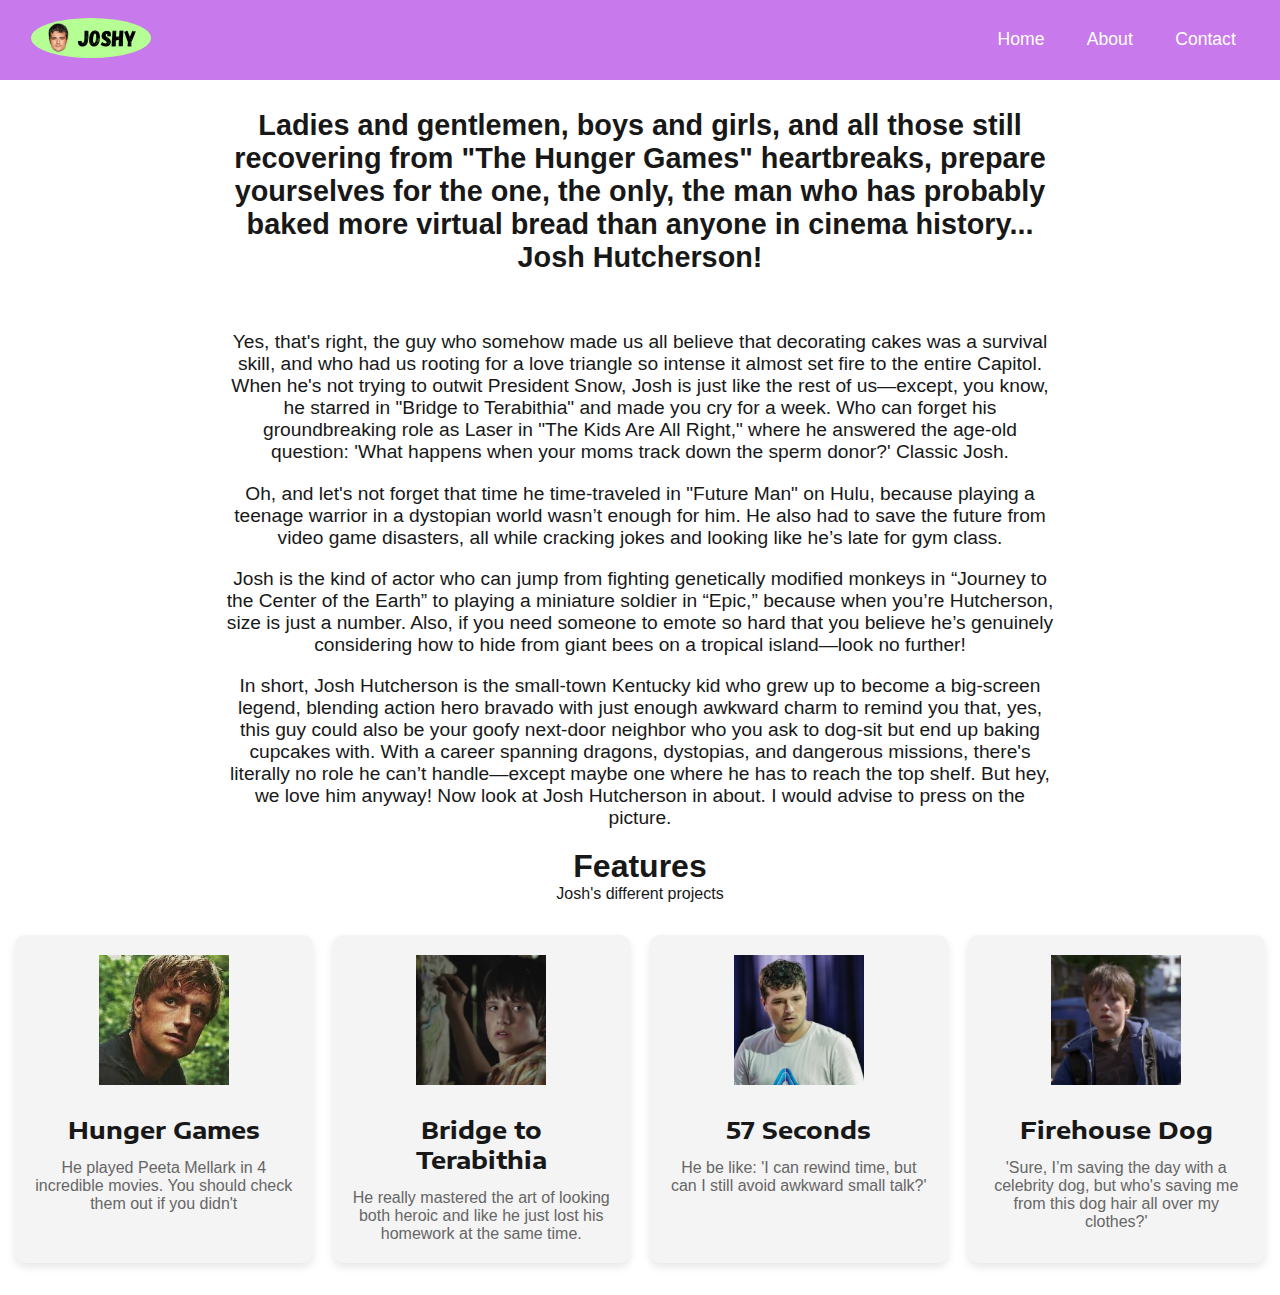
<file: index.html>
<!DOCTYPE html>
<html>
	<head>
		<title>Joshy</title>
		<link rel="stylesheet" href="styles.css" />
	</head>
	<body>
		<header class="header">
			<nav class="container">
				<a class="header_logo" href="/">
					<img src="img/joshy.png" class="image_style" alt="img" />
				</a>
				<button class="header__toggle-btn">
					<span></span><span></span><span></span>
				</button>
				<ul>
					<li>
						<a class="active" href="index.html">Home</a>
					</li>
					<li><a href="about.html">About</a></li>
					<li>
						<a href="https://www.instagram.com/jhutch1992/?hl=en">Contact</a>
					</li>
				</ul>
			</nav>
		</header>
		<div class="centered-text">
			<h2>
				Ladies and gentlemen, boys and girls, and all those still recovering
				from "The Hunger Games" heartbreaks, prepare yourselves for the one, the
				only, the man who has probably baked more virtual bread than anyone in
				cinema history... Josh Hutcherson!
			</h2>
			<p>
				Yes, that's right, the guy who somehow made us all believe that
				decorating cakes was a survival skill, and who had us rooting for a love
				triangle so intense it almost set fire to the entire Capitol. When he's
				not trying to outwit President Snow, Josh is just like the rest of
				us—except, you know, he starred in "Bridge to Terabithia" and made you
				cry for a week. Who can forget his groundbreaking role as Laser in "The
				Kids Are All Right," where he answered the age-old question: 'What
				happens when your moms track down the sperm donor?' Classic Josh.
			</p>
			<p>
				Oh, and let's not forget that time he time-traveled in "Future Man" on
				Hulu, because playing a teenage warrior in a dystopian world wasn’t
				enough for him. He also had to save the future from video game
				disasters, all while cracking jokes and looking like he’s late for gym
				class.
			</p>
			<p>
				Josh is the kind of actor who can jump from fighting genetically
				modified monkeys in “Journey to the Center of the Earth” to playing a
				miniature soldier in “Epic,” because when you’re Hutcherson, size is
				just a number. Also, if you need someone to emote so hard that you
				believe he’s genuinely considering how to hide from giant bees on a
				tropical island—look no further!
			</p>
			<p>
				In short, Josh Hutcherson is the small-town Kentucky kid who grew up to
				become a big-screen legend, blending action hero bravado with just
				enough awkward charm to remind you that, yes, this guy could also be
				your goofy next-door neighbor who you ask to dog-sit but end up baking
				cupcakes with. With a career spanning dragons, dystopias, and dangerous
				missions, there's literally no role he can’t handle—except maybe one
				where he has to reach the top shelf. But hey, we love him anyway! Now
				look at Josh Hutcherson in about. I would advise to press on the
				picture.
			</p>
		</div>

		<script src="script.js"></script>

		<head>
			<meta charset="UTF-8" />
			<meta name="viewport" content="width=device-width, initial-scale=1.0" />
			<title>Features Section</title>
		</head>

		<div class="container">
			<center>
				<h1>Features</h1>
				<p>Josh's different projects</p>
			</center>
			<div class="features">
				<div class="feature-box">
					<div class="icon">
						<img src="img/images.jpeg" alt="Hunger Games Icon" />
					</div>
					<h3>Hunger Games</h3>
					<p>
						He played Peeta Mellark in 4 incredible movies. You should check
						them out if you didn't
					</p>
				</div>
				<div class="feature-box">
					<div class="icon">
						<img src="img/thing.png" alt="Bridge to Terabithia Icon" />
					</div>
					<h3>Bridge to Terabithia</h3>
					<p>
						He really mastered the art of looking both heroic and like he just
						lost his homework at the same time.
					</p>
				</div>
				<div class="feature-box">
					<div class="icon">
						<img src="img/smth.png" alt="57 Seconds Icon" />
					</div>
					<h3>57 Seconds</h3>
					<p>
						He be like: 'I can rewind time, but can I still avoid awkward small
						talk?'
					</p>
				</div>
				<div class="feature-box">
					<div class="icon">
						<img src="img/truc.png" alt="Firehouse Dog Icon" />
					</div>
					<h3>Firehouse Dog</h3>
					<p>
						'Sure, I’m saving the day with a celebrity dog, but who's saving me
						from this dog hair all over my clothes?'
					</p>
				</div>
			</div>
		</div>
	</body>
</html>
</file>
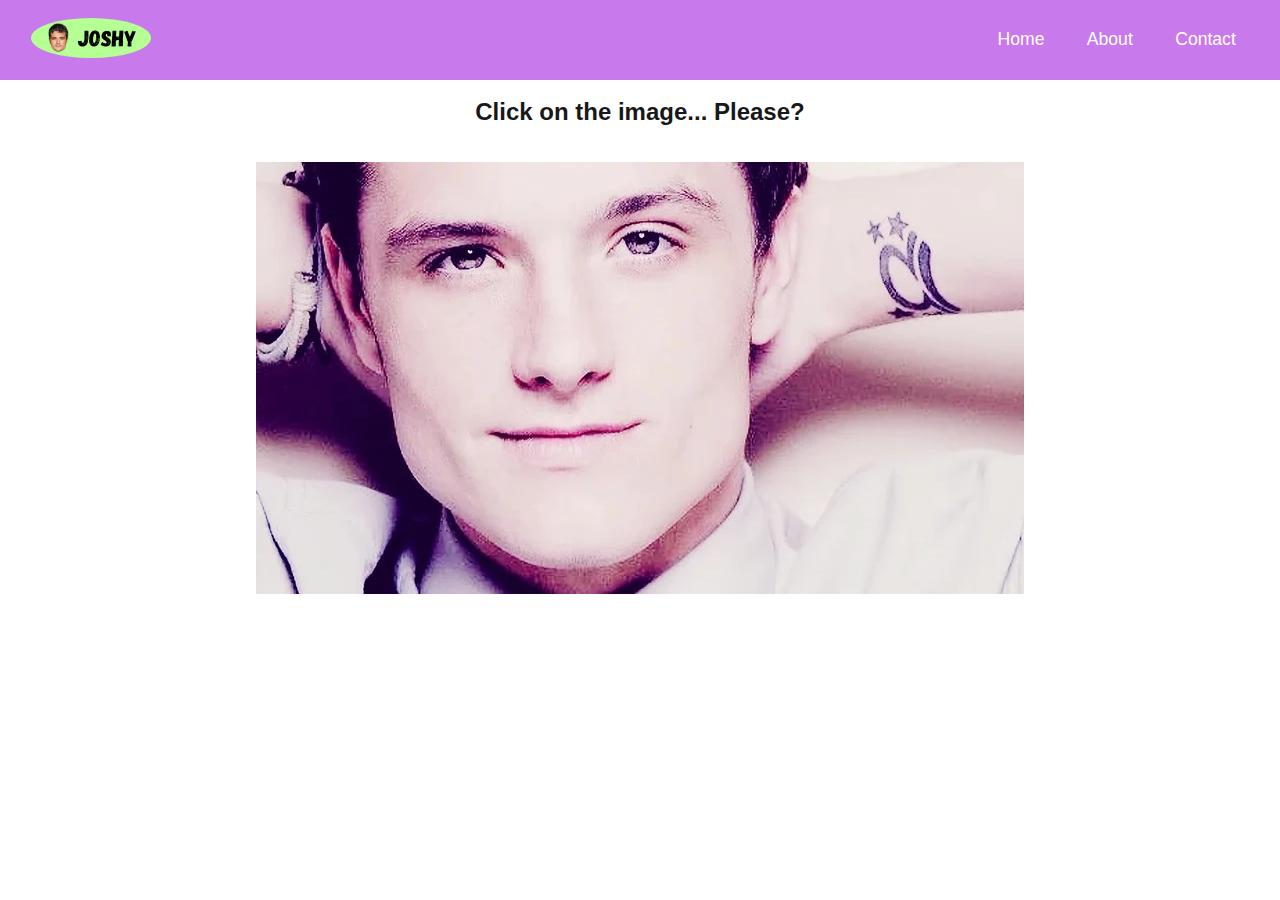
<file: about.html>
<!DOCTYPE html>
<html>
<head>
	<title>Joshy</title>
	<link rel="stylesheet" href="styles.css">
</head>
<body>
	<header class="header">
		<nav class="container">
			<a class="header_logo" href="/">
				<img src="img/joshy.png" class="image_style" alt="img" />
			</a>
			<button class="header__toggle-btn">
				<span></span><span></span><span></span>
			</button>
			<ul>
				<li>
					<a class="active" href="index.html">Home</a>
				</li>
				<li><a href="about.html">About</a></li>
				<li><a href="https://www.instagram.com/jhutch1992/?hl=en">Contact</a></li>
			</ul>
		</nav>
	</header>
<body>
	<div>
		<center><br><h2>Click on the image... Please?</h2><br><br>
		<a href="https://youtu.be/QwLvrnlfdNo?si=eJehelCiLvEzMufr"><img src="img/josh.png"></a>
		</center>
	</div>
</body>
</html>
</file>
<file: styles.css>
@import url("https://fonts.googleapis.com/css2?family=Encode+Sans+Expanded&display=swap");
@import "./css/variables.css";
@import "./css/header.css";
@import "./css/mainSection.css";
@import "./css/featuresSection.css";
@import "./css/footer.css";
@import "./css/mediaQueries.css";

ul,
li {
	list-style-type: none;
}

/*  helper class  */
.container {
	max-width: 1250px;
	margin: auto;
}

/*  about  */
.about,
.contact {
	padding: 3em;
	min-height: 70vh;
}

.image_style {
	width: unset !important;
}

.about h2,
.contact h2 {
	font-size: 3em;
	margin-bottom: 1em;
	text-align: center;
}

.about p {
	font-size: 1.5em;
	text-align: center;
	max-width: 800px;
	margin: auto;
}

.contact_container {
	display: flex;
	flex-direction: column;
	/* justify-content: space-around; */
}

.contact_container iframe {
	max-width: 100%;
	padding-top: 1em;
}

/*  formulaire  */

form input {
	width: 100%;
	padding: 0.5em;
	margin-bottom: 0.8em;
}

@media only screen and (min-width: 580px) {
	.contact_container {
		flex-direction: row;
		justify-content: space-around;
	}

	.contact_container form {
		max-width: 50%;
	}

	.contact_container iframe {
		max-width: 50%;
		padding-top: 0;
	}
}

.centered-text {
	width: 65%;
	margin: 1em auto;
	text-align: center;
	font-size: 1.2em;
}

.centered-text h2 {
	margin-bottom: 2em;
	margin-top: 1em;
}

.centered-text p {
	margin-top: 1em;
}

/* Features section */
.features {
	display: flex;
	justify-content: space-around;
	flex-wrap: wrap;
	gap: 20px;
	padding: 2em 0;
	text-align: center;
}

.feature-box {
	background-color: #f4f4f4;
	/* Light background for the cube */
	border-radius: 10px;
	padding: 20px;
	flex: 1;
	min-width: 200px;
	max-width: 300px;
	/* Set a max width to prevent boxes from being too large */
	box-shadow: 0 4px 8px rgba(0, 0, 0, 0.1);
	/* Shadow for the cube effect */
	transition: transform 0.3s ease;
}

.feature-box:hover {
	transform: translateY(-10px);
	/* Hover effect to lift the box */
}


.feature-box .icon img {
	width: 130px;
	margin-bottom: 10px;
	aspect-ratio: 1 / 1;
	object-fit: cover;
	transition: all 300ms ease-in-out;
}

.feature-box h3 {
	font-size: 1.5em;
	margin: 15px 0;
	font-family: 'Encode Sans Expanded', sans-serif;
}

.feature-box p {
	font-size: 1em;
	color: #666;
}

/* Mobile responsive adjustments */
@media (max-width: 768px) {
	.features {
		flex-direction: column;
		align-items: center;
	}

	.feature-box {
		margin-bottom: 20px;
	}
}
</file>
